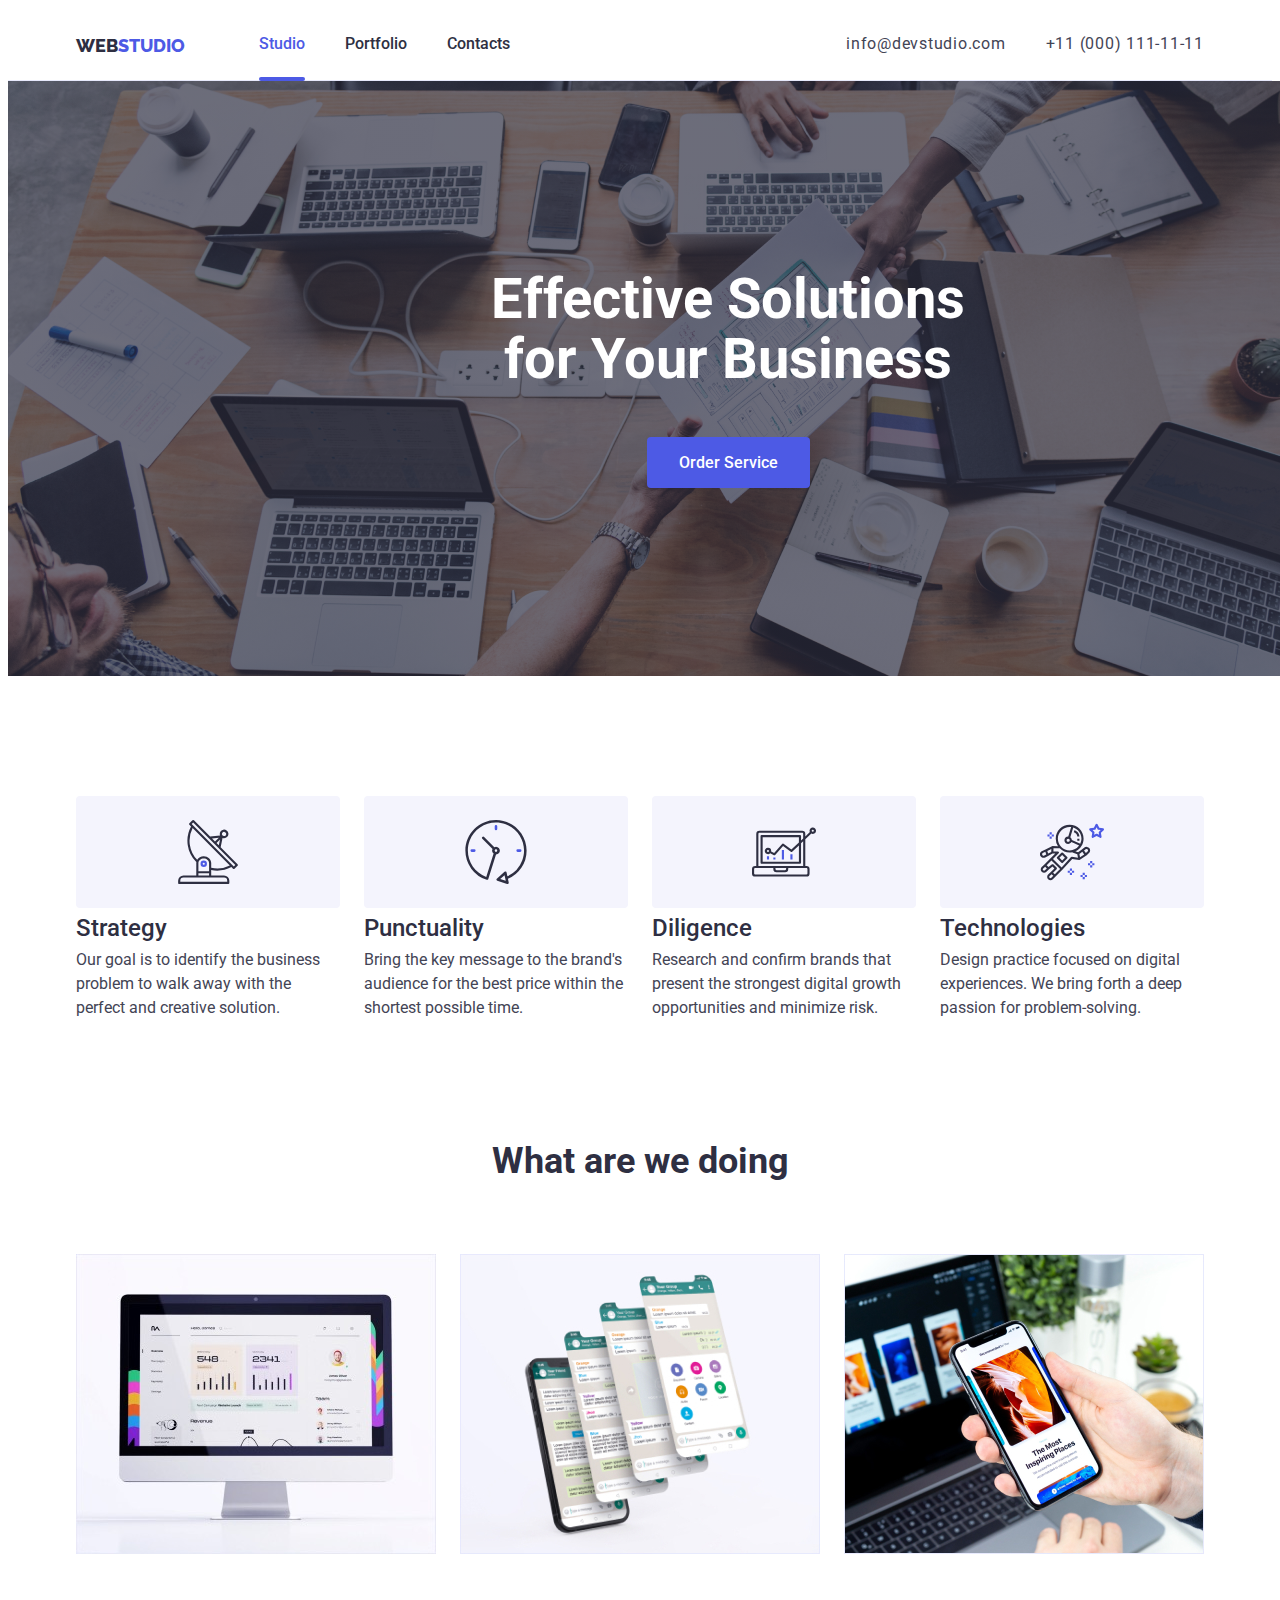
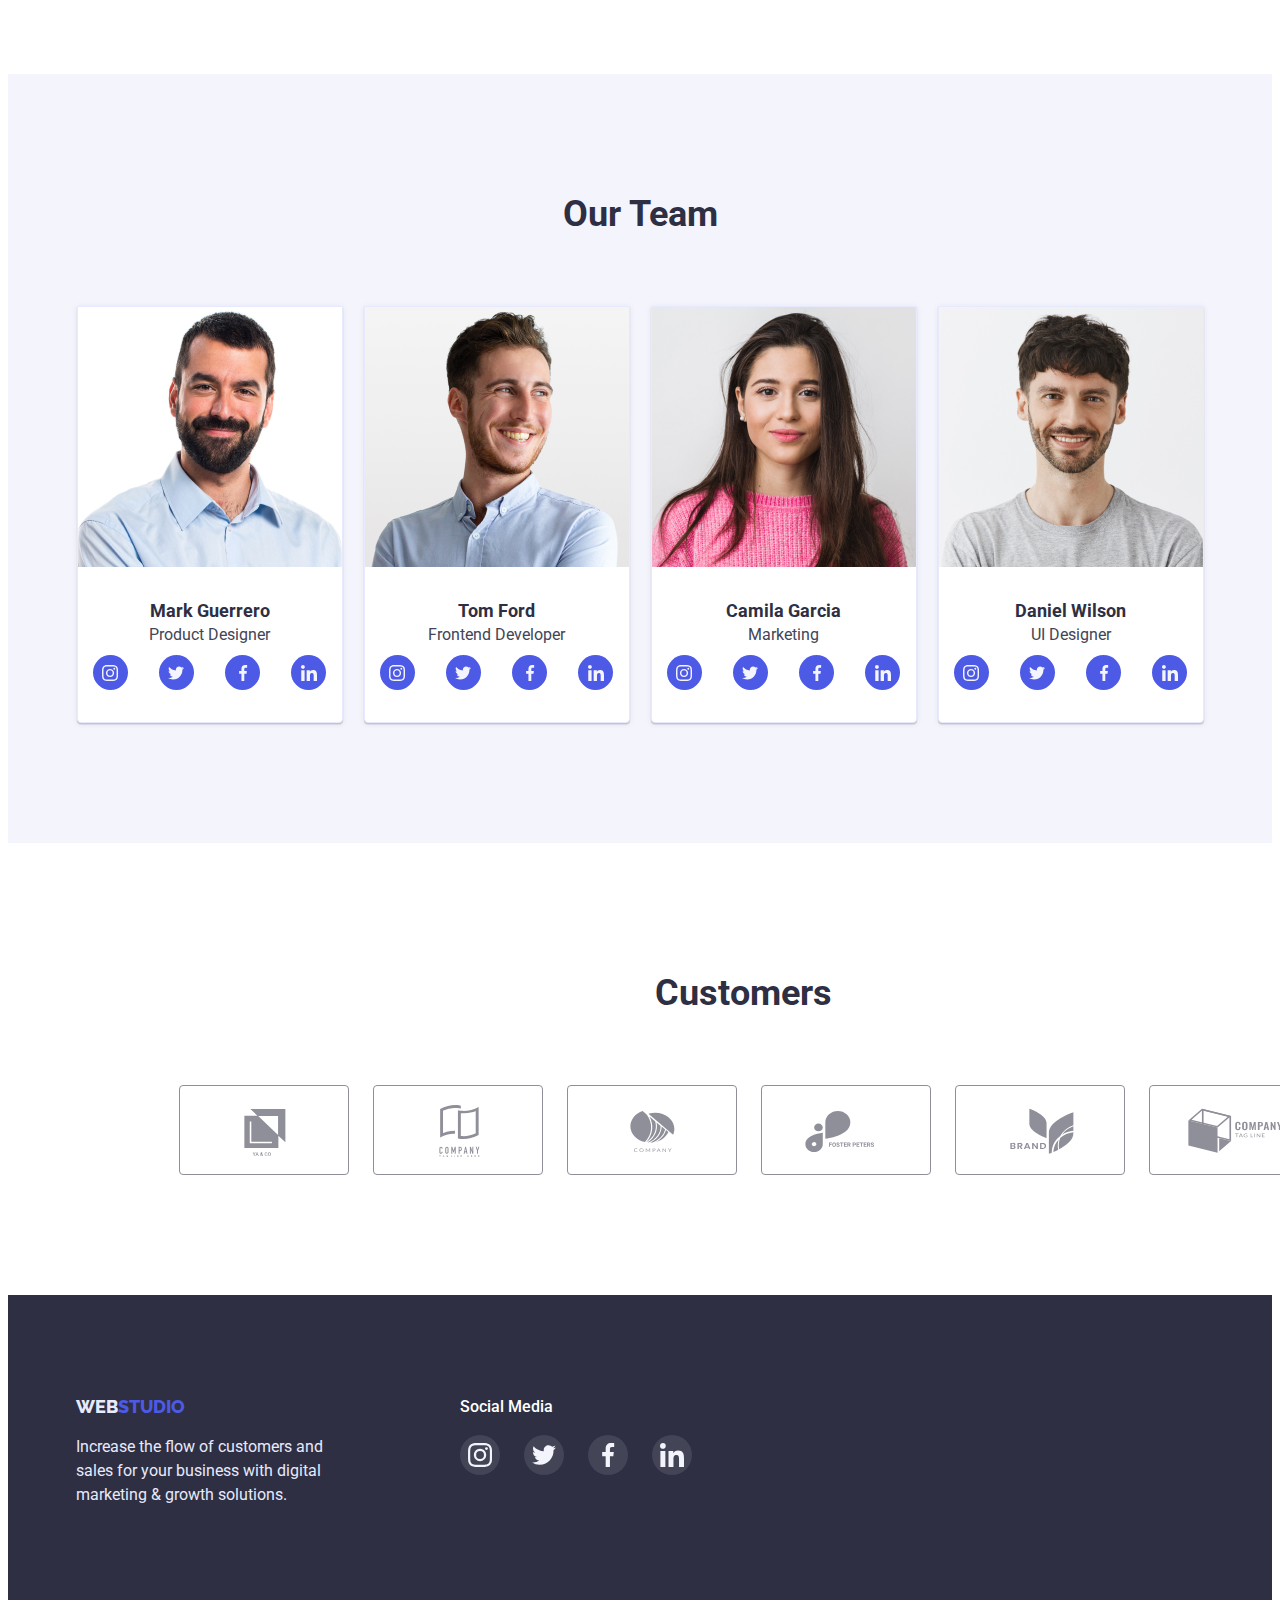
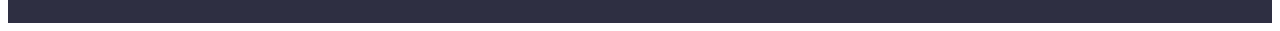
<file: index.html>
<!DOCTYPE html>
<html lang="en">
  <head>
    <meta charset="UTF-8" />
    <meta http-equiv="X-UA-Compatible" content="IE=edge" />
    <meta name="viewport" content="width=device-width, initial-scale=1.0" />
    <title>Document</title>
    <link rel="preconnect" href="https://fonts.googleapis.com" />
    <link rel="preconnect" href="https://fonts.gstatic.com" crossorigin />
    <link
      href="https://fonts.googleapis.com/css2?family=Montserrat:wght@400;700&family=Raleway:wght@800&family=Roboto:wght@400;500;700&display=swap"
      rel="stylesheet"
    />
    <link rel="preconnect" href="https://fonts.googleapis.com" />
    <link rel="preconnect" href="https://fonts.gstatic.com" crossorigin />
    <link
      href="https://fonts.googleapis.com/css2?family=Montserrat:wght@400;700&family=Raleway:wght@600;800&display=swap"
      rel="stylesheet"
    />
    <link
      rel="stylesheet"
      href="https://cdnjs.cloudflare.com/ajax/libs/modern-normalize/1.1.0/modern-normalize.min.css"
      integrity="sha512-wpPYUAdjBVSE4KJnH1VR1HeZfpl1ub8YT/NKx4PuQ5NmX2tKuGu6U/JRp5y+Y8XG2tV+wKQpNHVUX03MfMFn9Q=="
      crossorigin="anonymous"
      referrerpolicy="no-referrer"
    />
    <link rel="stylesheet" href="./css/style.css" />
  </head>

  <body>
    <!--Header-->
    <header class="header">
      <div class="container-container-header">
        <nav class="header-nav">
          <a class="header-web" href="./index.html"
            ><span class="header-studio">Web</span>Studio</a
          >
          <!--Header List-->
          <ul class="header-list">
            <li class="header-lists">
              <a href="./index.html" class="header-lists studio-active">Studio</a>
            </li>
            <li class="header-lists">
              <a href="./portfolio.html" class="header-lists">Portfolio</a>
            </li>
            <li class="header-lists">
              <a href="" class="header-lists">Contacts</a>
            </li>
          </ul>
        </nav>
        <!--Header address-->
        <address class="header-adress">
          <ul class="header-adress-c">
            <li>
              <a href="mailto:info@devstudio.com" class="header-adress-name"
                >info@devstudio.com</a
              >
            </li>
            <li>
              <a href="tel:+110001111111" class="header-adress-name"
                >+11 (000) 111-11-11</a
              >
            </li>
          </ul>
        </address>
      </div>
    </header>

    <!--main-->
    
      <main class="main">
        <!--Section 1-->
        <section class="section-section-hero" data-modal-open>
        <div class="container">
          <h1 class="hero-title">Effective Solutions for Your Business</h1>
          <button type="button" class="hero-button">Order Service</button>
        </div>
        </section>

        <!--Section 2-->
        <section class="section">
          <div class="container">
          <h2 class="section-titles">Advantages</h2>
          <ul class="section-list">
            <li class="section-items">
              <div class="container-icon"><svg class="icon">
                <use href="./images/advant-defs.svg#icon-antenna" width="64" height="64"></use>
              </svg></div>
              <h3 class="section-title">Strategy</h3>
              <p class="section-p">
                Our goal is to identify the business problem to walk away with
                the perfect and creative solution.
              </p>
            </li>
            <li class="section-items">
              <div class="container-icon"><svg class="icon">
                <use href="./images/advant-defs.svg#icon-clock" width="64" height="64"></use>
              </svg></div>
              <h3 class="section-title">Punctuality</h3>
              <p class="section-p">
                Bring the key message to the brand's audience for the best price
                within the shortest possible time.
              </p>
            </li>
            <li class="section-items">
              <div class="container-icon"><svg class="icon">
                <use href="./images/advant-defs.svg#icon-diagram" width="64" height="64"></use>
              </svg></div>
              <h3 class="section-title">Diligence</h3>
              <p class="section-p">
                Research and confirm brands that present the strongest digital
                growth opportunities and minimize risk.
              </p>
            </li>
            <li class="section-items">
              <div class="container-icon"><svg class="icon">
                <use href="./images/advant-defs.svg#icon-astronaut" width="64" height="64"></use>
              </svg></div>
              <h3 class="section-title">Technologies</h3>
              <p class="section-p">
                Design practice focused on digital experiences. We bring forth a
                deep passion for problem-solving.
              </p>
            </li>
          </ul>
          </div>
        </section>

        <!--Section 3-->
        <section class="section-section-what">
          <div class="container">
          <h2 class="info-title">What are we doing</h2>
          <ul class="card-set-info-list">
            <li class="info-lists">
              <img src="./images/computer.jpg" alt="computer" width="360" />
            </li class="info-lists">
            <li class="info-lists"><img src="./images/screen.jpg" alt="screen" width="360" /></li>
            <li class="info-lists"><img src="./images/phone.jpg" alt="phone" width="360" /></li>
          </ul>
          </div>
        </section>

        <!--Section 4-->
        <section class="section-section-team">
          <div class="container">
          <h2 class="team-title">Our Team</h2>
          <ul class="card-set-team-members">
            <li class="team-name">
              <img src="./images/mark.jpg" alt="mark" width="264" />
              <div class="team-nm"> <h3 class="team-person">Mark Guerrero</h3>
              <p class="team-position">Product Designer</p>
              <ul class="team-social">
                <li class="team-soc"><a href="" class="team-links">
                    <svg class="team-icons" width="16" height="16">
                      <use href="./images/wa-defs.svg#icon-instagram"></use>
                    </svg>
                  </a>
                </li>
                <li class="team-soc"><a href="" class="team-links">
                    <svg class="team-icons" width="16" height="16">
                      <use href="./images/wa-defs.svg#icon-twitter"></use>
                    </svg>
                  </a>
                </li>
                 <li class="team-soc"><a href="" class="team-links">
                    <svg class="team-icons" width="16" height="16">
                      <use href="./images/wa-defs.svg#icon-facebook"></use>
                    </svg>
                  </a>
                </li>
                 <li class="team-soc"><a href="" class="team-links">
                    <svg class="team-icons" width="16" height="16">
                      <use href="./images/wa-defs.svg#icon-linkedin"></use>
                    </svg>
                  </a>
                </li>
              </ul>
            </div>

            </li>
            <li class="team-name">
              <img src="./images/tom.jpg" alt="tom" width="264" />
              <div class="team-nm"><h3 class="team-person">Tom Ford</h3>
              <p class="team-position">Frontend Developer</p>
            <ul class="team-social">
                <li class="team-soc"><a href="" class="team-links">
                    <svg class="team-icons" width="16" height="16">
                      <use href="./images/wa-defs.svg#icon-instagram"></use>
                    </svg>
                  </a>
                </li>
                <li class="team-soc"><a href="" class="team-links">
                    <svg class="team-icons" width="16" height="16">
                      <use href="./images/wa-defs.svg#icon-twitter"></use>
                    </svg>
                  </a>
                </li>
                 <li class="team-soc"><a href="" class="team-links">
                    <svg class="team-icons" width="16" height="16">
                      <use href="./images/wa-defs.svg#icon-facebook"></use>
                    </svg>
                  </a>
                </li>
                 <li class="team-soc"><a href="" class="team-links">
                    <svg class="team-icons" width="16" height="16">
                      <use href="./images/wa-defs.svg#icon-linkedin"></use>
                    </svg>
                  </a>
                </li>
              </ul>
            </div>
            </li>
            <li class="team-name">
              <img src="./images/camila.jpg" alt="camila" width="264" />
              <div class="team-nm"><h3 class="team-person">Camila Garcia</h3>
              <p class="team-position">Marketing</p>
            <ul class="team-social">
                <li class="team-soc"><a href="" class="team-links">
                    <svg class="team-icons" width="16" height="16">
                      <use href="./images/wa-defs.svg#icon-instagram"></use>
                    </svg>
                  </a>
                </li>
                <li class="team-soc"><a href="" class="team-links">
                    <svg class="team-icons" width="16" height="16">
                      <use href="./images/wa-defs.svg#icon-twitter"></use>
                    </svg>
                  </a>
                </li>
                 <li class="team-soc"><a href="" class="team-links">
                    <svg class="team-icons" width="16" height="16">
                      <use href="./images/wa-defs.svg#icon-facebook"></use>
                    </svg>
                  </a>
                </li>
                 <li class="team-soc"><a href="" class="team-links">
                    <svg class="team-icons" width="16" height="16">
                      <use href="./images/wa-defs.svg#icon-linkedin"></use>
                    </svg>
                  </a>
                </li>
              </ul>
            </div>
            </li>
            <li class="team-name">
              <img src="./images/daniel.jpg" alt="daniel" width="264" />
              <div class="team-nm"><h3 class="team-person">Daniel Wilson</h3>
              <p class="team-position">UI Designer</p>
            <ul class="team-social">
                <li class="team-soc"><a href="" class="team-links">
                    <svg class="team-icons" width="16" height="16">
                      <use href="./images/wa-defs.svg#icon-instagram"></use>
                    </svg>
                  </a>
                </li>
                <li class="team-soc"><a href="" class="team-links">
                    <svg class="team-icons" width="16" height="16">
                      <use href="./images/wa-defs.svg#icon-twitter"></use>
                    </svg>
                  </a>
                </li>
                 <li class="team-soc"><a href="" class="team-links">
                    <svg class="team-icons" width="16" height="16">
                      <use href="./images/wa-defs.svg#icon-facebook"></use>
                    </svg>
                  </a>
                </li>
                 <li class="team-soc"><a href="" class="team-links">
                    <svg class="team-icons" width="16" height="16">
                      <use href="./images/wa-defs.svg#icon-linkedin"></use>
                    </svg>
                  </a>
                </li>
              </ul>
            </div>
            </li>
          </ul>
          </div>
        </section>

        <!--Section 5-->
        <section class="section-section-customers">
          <div class="container">
            <h2 class="customers-title">Customers</h2>
            <ul class="customer-list">
              <li class="customer-item">
                  <a href="" class="link-customer-links">
                    <svg class="customer-icons" width="104" height="56">
                     <use href="images/customers-defs.svg#icon-yacom"></use>
                    </svg>
                  </a>
              </li>
              <li class="customer-item">
                  <a href="" class="link-customer-links">
                    <svg class="customer-icons" width="104" height="56">
                     <use href="images/customers-defs.svg#icon-tagcom"></use>
                    </svg>
                  </a>
              </li>
              <li class="customer-item">
                  <a href="" class="link-customer-links">
                    <svg class="customer-icons" width="104" height="56">
                     <use href="images/customers-defs.svg#icon-company"></use>
                    </svg>
                  </a>
              </li>
              <li class="customer-item">
                  <a href="" class="link-customer-links">
                    <svg class="customer-icons" width="104" height="56">
                     <use href="images/customers-defs.svg#icon-fostercom"></use>
                    </svg>
                  </a>
              </li>
              <li class="customer-item">
                  <a href="" class="link-customer-links">
                    <svg class="customer-icons" width="104" height="56">
                     <use href="images/customers-defs.svg#icon-brandcom"></use>
                    </svg>
                  </a>
              </li>
              <li class="customer-item">
                  <a href="" class="link-customer-links">
                    <svg class="customer-icons" width="104" height="56">
                     <use href="images/customers-defs.svg#icon-taglinecom"></use>
                    </svg>
                  </a>
              </li>
            </ul>
          </div>
        </section>
      </main>
  </body>
   
  <footer class="footer">
    <div class="container-footer">
      <!--Footer-->
      <div class="container-footer-logo">
        <a class="footer-web" href="./index.html"
        ><span class="footer-studio">Web</span>Studio</a>
      <p class="footer-desc">
        Increase the flow of customers and sales for your business with digital
        marketing & growth solutions.
      </p>
      </div>
      <div class="footer-social">
     <p class="footer-socials">Social Media</p>
     <ul class="footer-lists">
       <li class="footer-items">
        <a class="footer-links">
          <svg class="footer-icons" width="24" height="24">
            <use href="./images/wa-defs.svg#icon-instagram"></use>
          </svg>
        </a>
       </li>
       <li class="footer-items">
        <a class="footer-links">
          <svg class="footer-icons" width="24" height="24">
            <use href="./images/wa-defs.svg#icon-twitter"></use>
          </svg>
        </a>
       </li>
       <li class="footer-items">
        <a class="footer-links">
          <svg class="footer-icons" width="24" height="24">
            <use href="./images/wa-defs.svg#icon-facebook"></use>
          </svg>
        </a>
       </li>
       <li class="footer-items" >
        <a class="footer-links">
          <svg class="footer-icons" width="24" height="24">
            <use href="./images/wa-defs.svg#icon-linkedin"></use>
          </svg>
        </a> 
       </li>
     </ul>
    </div>
    </div>
  </footer>
<div class="backdrop is-hidden" data-modal>
<div class="modal">
  <button type="button" data-modal-close class="modal-close">
<svg class="modal-img" width="8" height="8">
    <use href="./images/close-defs.svg#icon-close"></use>
  </svg>
</button>
</div>
</div>
<script src="modal.js/script.js"></script>
  </body>
</html>
</file>
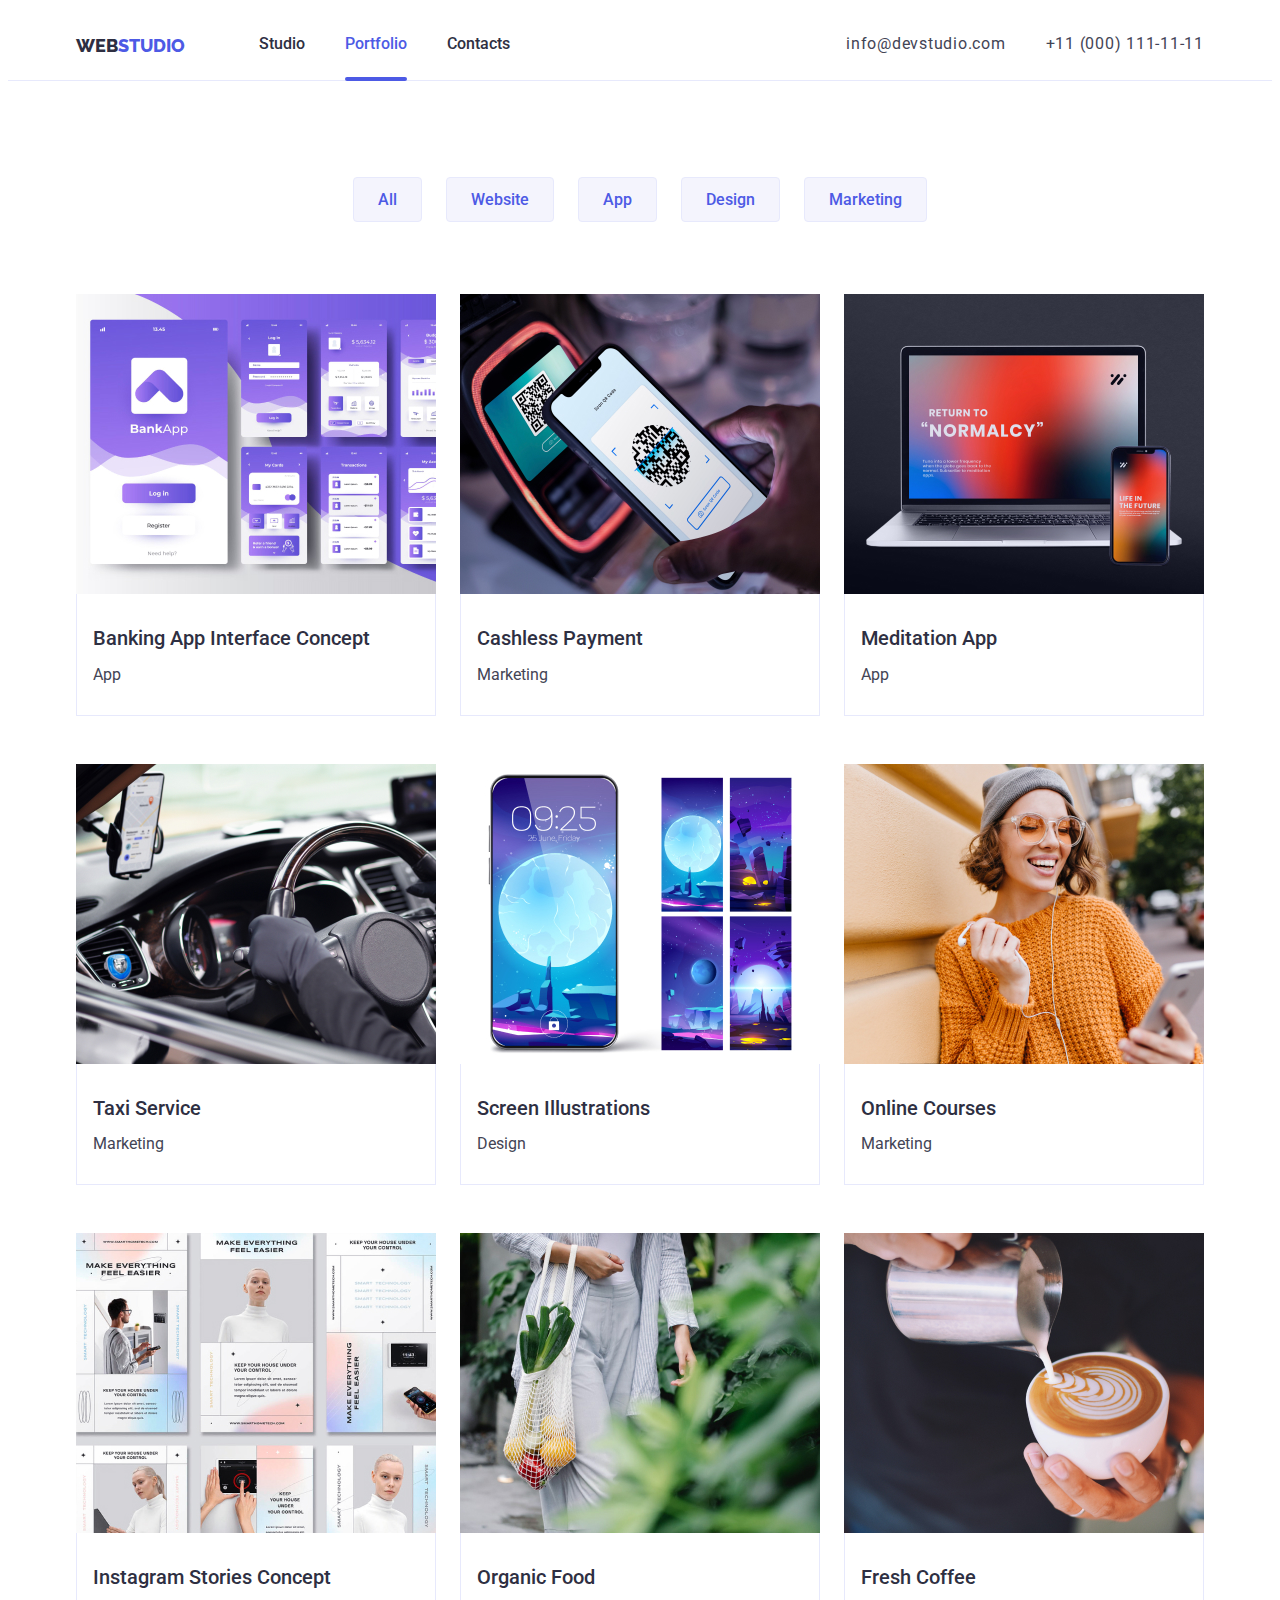
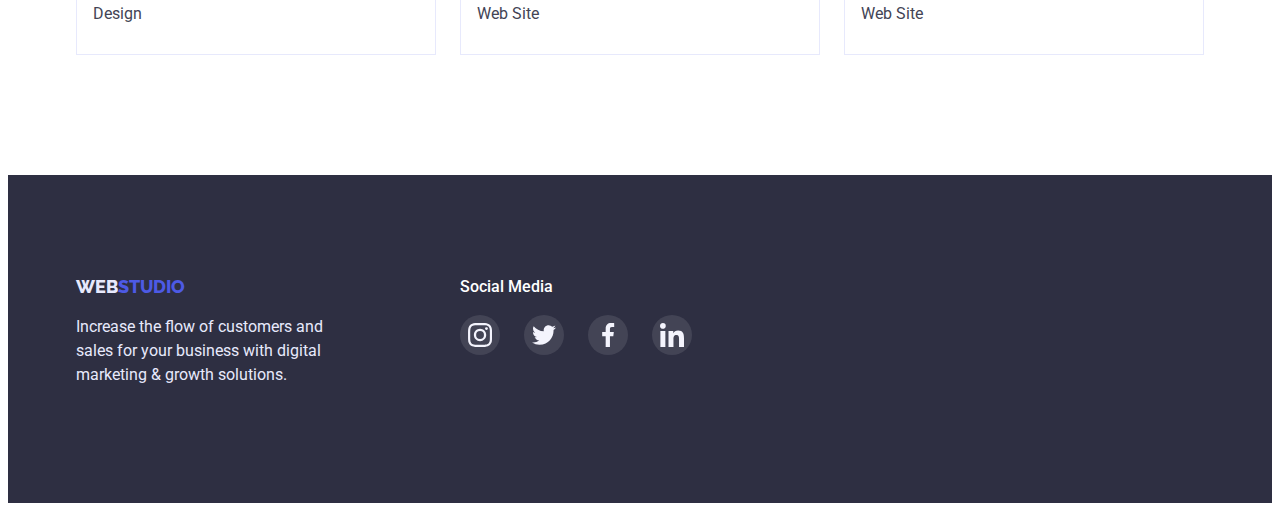
<file: portfolio.html>
<!DOCTYPE html>
<html lang="en">
  <head>
    <meta charset="UTF-8" />
    <meta http-equiv="X-UA-Compatible" content="IE=edge" />
    <meta name="viewport" content="width=device-width, initial-scale=1.0" />
    <title>Document</title>

    <link rel="preconnect" href="https://fonts.gstatic.com" crossorigin />
    <link
      href="https://fonts.googleapis.com/css2?family=Montserrat:wght@400;700&family=Raleway:wght@800&family=Roboto:wght@400;500;700&display=swap"
      rel="stylesheet"
    />
    <link rel="preconnect" href="https://fonts.googleapis.com" />
    <link rel="preconnect" href="https://fonts.gstatic.com" crossorigin />
    <link
      href="https://fonts.googleapis.com/css2?family=Montserrat:wght@400;700&family=Raleway:wght@600;800&display=swap"
      rel="stylesheet"
    />
    <link
      rel="stylesheet"
      href="https://cdnjs.cloudflare.com/ajax/libs/modern-normalize/1.1.0/modern-normalize.min.css"
      integrity="sha512-wpPYUAdjBVSE4KJnH1VR1HeZfpl1ub8YT/NKx4PuQ5NmX2tKuGu6U/JRp5y+Y8XG2tV+wKQpNHVUX03MfMFn9Q=="
      crossorigin="anonymous"
      referrerpolicy="no-referrer"
    />
    <link rel="stylesheet" href="./css/style.css">
    
    
  </head>

  <body>
    <!--Header-->
    <header class="header">
      <div class="container-container-header">
      <nav class="header-nav">
        <a class="header-web" href="./index.html"><span class="header-studio">Web</span>Studio</a>
        <ul class="header-list">
         <li class="header-lists"><a href="./index.html"><span class="header-lists" >Studio</a></li>
          <li class="header-lists"><a href="./portfolio.html"><span class="header-lists portfolio-active">Portfolio</a></li>
          <li class="header-lists"><a><span class="header-lists">Contacts</a></li>
        </ul>
      </nav>
      <address class="header-adress">
        <ul class="header-adress-c">
          <li><a href="mailto:info@devstudio.com" class="header-adress-name">info@devstudio.com</a></li>
          <li><a href="tel:+110001111111" class="header-adress-name">+11 (000) 111-11-11</a></li>
        </ul>
      </address>
      </div>
    </header>

    <!--main-->
    <main>
      <!--Section 1-->
      <section class="buttons">
        <div class="container">
        <h1 class="portfolio-title">Portfolio</h1>
        <ul class="buttons-list">
            <li class="buttons-items">
                <button type="button" class="buttons-listing">All</button>
            </li>
            <li class="buttons-items">
                <button type="button" class="buttons-listing">Website</button>
            </li>
            <li class="buttons-items">
                <button type="button" class="buttons-listing">App</button>
            </li>
            <li class="buttons-items">
                <button type="button" class="buttons-listing" >Design</button>
            </li>
            <li class="buttons-items">
                <button type="button" class="buttons-listing">Marketing</button>
            </li>
        </ul>
      
        
        <ul class="card-set-portfolio-list">
          <li class="portfolio-name">
            <a href="#" class="portfolio-links">
              <div class="portfolio-thumb">
            <img
              src="./images/interface.jpg"
              alt="interface"
              width="360"
              height="300"/>
            <p class="overlay">
             14 Stylish and User-Friendly App Design Concepts · Task Manager App · Calorie Tracker App ·
              Exotic Fruit Ecommerce App · Cloud Storage App </p>
              </div>
              <div class="card-set-info-portfolio"><h2 class="portfolio-subtitle">Banking App Interface Concept</h2>
            <p class="portfolio-type">App</p></div>
            </a>
          </li>

          <li class="portfolio-name">
            <a href="#" class="portfolio-links">
              <div class="portfolio-thumb">
            <img
              src="./images/payment.jpg"
              alt="interface"
              width="360"
              height="300"/>
            <p class="overlay">
             14 Stylish and User-Friendly App Design Concepts · Task Manager App · Calorie Tracker App ·
              Exotic Fruit Ecommerce App · Cloud Storage App </p>
              </div>
              <div class="card-set-info-portfolio"><h2 class="portfolio-subtitle">Cashless Payment</h2>
            <p class="portfolio-type">Marketing</p></div>
              </a>
          </li>

          <li class="portfolio-name">
            <a href="#" class="portfolio-links">
              <div class="portfolio-thumb">
            <img
              src="./images/meditation.jpg"
              alt="interface"
              width="360"
              height="300"/>
            <p class="overlay">
             14 Stylish and User-Friendly App Design Concepts · Task Manager App · Calorie Tracker App ·
              Exotic Fruit Ecommerce App · Cloud Storage App </p>
              </div>
              <div class="card-set-info-portfolio"><h2 class="portfolio-subtitle">Meditation App</h2>
            <p class="portfolio-type">App</p></div>
            </a>
          </li>

          <li class="portfolio-name">
            <a href="#" class="portfolio-links">
              <div class="portfolio-thumb">
            <img
              src="./images/taxi.jpg"
              alt="interface"
              width="360"
              height="300"/>
            <p class="overlay">
             14 Stylish and User-Friendly App Design Concepts · Task Manager App · Calorie Tracker App ·
              Exotic Fruit Ecommerce App · Cloud Storage App </p>
              </div>
              <div class="card-set-info-portfolio"><h2 class="portfolio-subtitle">Taxi Service</h2>
            <p class="portfolio-type">Marketing</p></div>
            </a>
          </li>

          <li class="portfolio-name">
            <a href="#" class="portfolio-links">
              <div class="portfolio-thumb">
            <img
              src="./images/lockscreen.jpg"
              alt="interface"
              width="360"
              height="300"/>
            <p class="overlay">
             14 Stylish and User-Friendly App Design Concepts · Task Manager App · Calorie Tracker App ·
              Exotic Fruit Ecommerce App · Cloud Storage App </p>
              </div>
              <div class="card-set-info-portfolio"><h2 class="portfolio-subtitle">Screen Illustrations</h2>
            <p class="portfolio-type">Design</p></div>
            </a>
          </li>

          <li class="portfolio-name">
            <a href="#" class="portfolio-links">
              <div class="portfolio-thumb">
            <img
              src="./images/lady.jpg"
              alt="interface"
              width="360"
              height="300"/>
            <p class="overlay">
             14 Stylish and User-Friendly App Design Concepts · Task Manager App · Calorie Tracker App ·
              Exotic Fruit Ecommerce App · Cloud Storage App </p>
              </div>
              <div class="card-set-info-portfolio"><h2 class="portfolio-subtitle">Online Courses</h2>
            <p class="portfolio-type">Marketing</p></div>
            </a>
          </li>

          <li class="portfolio-name">
            <a href="#" class="portfolio-links">
              <div class="portfolio-thumb">
            <img
              src="./images/insta.jpg"
              alt="interface"
              width="360"
              height="300"/>
            <p class="overlay">
             14 Stylish and User-Friendly App Design Concepts · Task Manager App · Calorie Tracker App ·
              Exotic Fruit Ecommerce App · Cloud Storage App </p>
              </div>
              <div class="card-set-info-portfolio"><h2 class="portfolio-subtitle">Instagram Stories Concept</h2>
            <p class="portfolio-type">Design</p></div>
            </a>
          </li>

          <li class="portfolio-name">
            <a href="#" class="portfolio-links">
              <div class="portfolio-thumb">
            <img
              src="./images/organic.jpg"
              alt="interface"
              width="360"
              height="300"/>
            <p class="overlay">
             14 Stylish and User-Friendly App Design Concepts · Task Manager App · Calorie Tracker App ·
              Exotic Fruit Ecommerce App · Cloud Storage App </p>
              </div>
              <div class="card-set-info-portfolio"><h2 class="portfolio-subtitle">Organic Food</h2>
            <p class="portfolio-type">Web Site</p></div>
            </a>
          </li>

          <li class="portfolio-name">
            <a href="#" class="portfolio-links">
              <div class="portfolio-thumb">
            <img
              src="./images/coffee.jpg"
              alt="interface"
              width="360"
              height="300"/>
            <p class="overlay">
             14 Stylish and User-Friendly App Design Concepts · Task Manager App · Calorie Tracker App ·
              Exotic Fruit Ecommerce App · Cloud Storage App </p>
              </div>
              <div class="card-set-info-portfolio"><h2 class="portfolio-subtitle">Fresh Coffee</h2>
            <p class="portfolio-type">Web Site</p></div>
            </a>
          </li>
        </ul>
      </div>
      </section>
    </main>


      <footer class="footer">
    <div class="container-footer">
      <!--Footer-->
      <div class="container-footer-logo">
        <a class="footer-web" href="./index.html"
        ><span class="footer-studio">Web</span>Studio</a>
      <p class="footer-desc">
        Increase the flow of customers and sales for your business with digital
        marketing & growth solutions.
      </p>
      </div>
      <div class="footer-social">
     <p class="footer-socials">Social Media</p>
     <ul class="footer-lists">
       <li class="footer-items">
        <a class="footer-links">
          <svg class="footer-icons" width="24" height="24">
            <use href="./images/wa-defs.svg#icon-instagram"></use>
          </svg>
        </a>
       </li>
       <li class="footer-items">
        <a class="footer-links">
          <svg class="footer-icons" width="24" height="24">
            <use href="./images/wa-defs.svg#icon-twitter"></use>
          </svg>
        </a>
       </li>
       <li class="footer-items">
        <a class="footer-links">
          <svg class="footer-icons" width="24" height="24">
            <use href="./images/wa-defs.svg#icon-facebook"></use>
          </svg>
        </a>
       </li>
       <li class="footer-items" >
        <a class="footer-links">
          <svg class="footer-icons" width="24" height="24">
            <use href="./images/wa-defs.svg#icon-linkedin"></use>
          </svg>
        </a>
       </li>
     </ul>
    </div>
    </div>
  </footer>
  </body>
</html>
</file>
<file: css/style.css>
/* Website colors */
:root {
    --accent-text-color: #2e2f42;
    --accent-text-color-two: #4D5ae5;
    --color-of-paragraphs: #434455;
    --accent-color-three: #F4F4FD;
    --color-of-paragraphs-two: #E7E9FC;
    --color-of-button:#404BBF;
    --background-color-etc: #FFFFFF;
    --subtle-text: #8e8f99;
    --modal-color: #fcfcfc;
}

*,
*::before,
*::after {
    box-sizing: border-box;
}

body {
    font-family: 'Roboto', sans-serif;
    background-color: var(--accent-color-three);
    background: var(--background-color-etc);
}


/* Links */
a {
    text-decoration: none;
    color: var(--accent-text-color);
    cursor: pointer;
}
 img{
    display: block;
 }


/* Header */

/* Header Logo */
.header{
border-bottom: solid 1px var(--color-of-paragraphs-two);
}

/* Containers*/
/* Header*/
.container {
   width: 1158px;
   margin: 0 auto;
   padding: 0 15px;
    
    
}
.container-container-header{
    display: flex;
    width: 1158px;
    margin: 0 auto;
    padding: 0 15px;
}



.header-web {
    font-family: 'Raleway';
    font-style: normal;
    font-weight: 800;
    font-size: 18px;
    line-height: 24px;
    color: var(--accent-text-color-two);
    text-transform: uppercase;
    padding-top: 24px;
    padding-bottom: 20px;
    margin-right: 74px;
}

.header-studio {
    color: var(--accent-text-color);
}

/* Header List */

.header-nav{
   display: flex;
   align-items: center;
   
  
}

.header-list {
    font-family: inherit;
    font-style: normal;
    font-weight: 500;
    font-size: 16px;
    line-height: 24px;
    color: var(--accent-text-color);
    list-style: none;
    margin: 0;
    padding: 0;
    display: flex;
    gap: 40px;
}


.header-lists {
 padding: 24px 0;
 margin: 0;
 position: relative;
 transition: color 250ms cubic-bezier(0.4, 0, 0.2, 1);
}


.header-lists:last-child{
    margin-right: 0;
}

.header-lists:hover,
.header-lists:focus {
    color: var(--color-of-button);
    
    
}

.studio-active {
    color: var(--accent-text-color-two);
}
.studio-active::after {
display: block;
content: '';
width: 100%;
height: 4px;
background-color: var(--accent-text-color-two);
position: absolute;
border-radius: 2px;
bottom: -4px;
left: 0;
}

.portfolio-active{
    color: var(--accent-text-color-two);
}
.portfolio-active::after {
    display: block;
    content: '';
    width: 100%;
    height: 4px;
    background-color: var(--accent-text-color-two);
    position: absolute;
    border-radius: 2px;
    bottom: -4px;
    left: 0;
}


/* Header address */


.header-adress{
margin-left: auto;

}

.header-adress-c {
    text-decoration: none;
    font-style: normal;
    font-family: inherit;
    font-weight: 400;
    line-height: 24px;
    list-style: none;
    letter-spacing: 0.02cm;
    padding: 0;
    margin: 0;
    display: flex;
    gap: 40px;
}


.header-adress-name {
   color: var(--color-of-paragraphs);
   padding-bottom: 24px;
   padding-top: 24px;
   display: block;
}



.header-adress-name:last-child {
 margin: 0;
}

.header-adress-name:hover,
.header-adress-name:focus {
    color: var(--color-of-button);
}

/*Section 1*/
.section{
    padding-top: 120px;
   
}
.container-section {
    width: 1158px;
    margin: 0 auto;
    padding: 0 15px;
    justify-content: center;
}

.section-section-hero {
    background-image: linear-gradient(rgba(46, 47, 66, 0.7), rgba(46, 47, 66, 0.7)), url(../images/pploffice.jpg);
    padding-top: 188px;
    padding-bottom: 188px;
    justify-content: center;
    width: 1440px;
    background-repeat: no-repeat;
    background-color: var(--accent-text-color-two);
    margin-left: auto;
    margin-right: auto;
}

.hero-title {
    font-family: inherit;
    font-style: normal;
    font-weight: 700;
    font-size: 56px;
    line-height: 60px;
    color: var(--background-color-etc);
    text-align: center;
    height: 120px;
    width: 494px;
    margin-top: 0;
    margin-left: auto;
    margin-right: auto;
    margin-bottom: 48px;
    align-items: center;

    
}

.hero-button {
    font-family: inherit;
    font-style: normal;
    font-weight: 500;
    font-size: 16px;
    color: var(--background-color-etc);
    background-color: var(--accent-text-color-two);
    transition-duration: 0.4s;
    list-style: none;
    border-radius: 4px;
    padding: 16px 32px;
    margin: 0 auto;
    display: flex;
    border: transparent;
    
}

.hero-button:hover,
.hero.button:focus {
    background-color: var(--color-of-button);
}

.hero-button{
    cursor: pointer;
}


/* Section 2 */
.section{
    padding-bottom: 120px;
}

.container-advantages{
    width: 1158px;
    margin: 0 auto;
    padding: 0 15px;
    justify-content: center;
}

.container-icon{
    display: inline-flex;
    align-items: center;
    justify-content: center;
    width: 264px;
    height: 112px;
    margin-bottom: 8px;
    background-color: var(--accent-color-three);
    border-radius: 4px;
}
.icon{
 height: 64px;
 width: 64px;
}

.section-title {
    font-size: 24px;
    text-decoration: none;
    color: var(--accent-text-color);
    font-family: inherit;
    font-style: normal;
    font-weight: 500;
    padding-bottom: 8px;
    margin: 0 auto;
    
}

.section-titles {
    font-size: 24px;
    text-decoration: none;
    color: var(--accent-text-color);
    font-family: inherit;
    font-style: normal;
    font-weight: 500;
    line-height: 24px;
    
}
.visually-hidden, .section-titles {
    position: absolute;
    top: -150%;
    z-index: -100;
    width: 0;
    height: 0;
    opacity: 0;
    visibility: hidden;
    user-select: none;
    pointer-events: none;
    cursor: none;
    margin: 0;
    padding: 0;
    overflow: hidden;
    border: none;
    outline: none;
    white-space: nowrap;
}


.section-list {
    list-style: none;
    color: var(--accent-text-color);
    font-style: normal;
    font-family: inherit;
    font-weight: 500;
    line-height: 24px;
    font-size: 20px;
    gap: 24px;
    display: flex;
    justify-content: center;
    margin: 0 auto;
    padding: 0 ;
   
   
}
.section-items {
   margin: 0 auto;
   padding: 0 ;
    
}

.section-items:last-child {
    margin-right: 0;
}

.section-p {
    font-style: normal;
    font-family: inherit;
    font-weight: 400;
    font-size: 16px;
    line-height: 24px;
    color: var(--color-of-paragraphs);
    margin: 0 auto;
    padding: 0 ;
}

/*Section 3*/

.section-section-what{
    padding-bottom: 120px;
}
.container{
    width: 1158px;
    margin: 0 auto;
    padding: 0 15px;
    justify-content: center;
}


.info-title {
    font-style: normal;
    font-family: inherit;
    font-weight: 700;
    font-size: 36px;
    color: var(--accent-text-color);
    display: flex;
    justify-content: center;
    margin-bottom: 72px;
    padding: 0 ;
    margin-top: 0;
}

.card-set-info-list {
    list-style: none;
    padding: 0;
    line-height: 30px;
    display: flex;
    flex-wrap: wrap;
    justify-content: center;
    column-gap: 24px;
   margin: 0 auto;
}

/*Section 4*/
.container-team{
    width: 1158px;
    margin: 0 auto;
    padding: 0 15px;
    justify-content: center;
}


.section-section-team {
    background: var(--accent-color-three);
    padding-top: 120px;
    padding-bottom: 120px;
}

.team-title {
    font-style: normal;
    font-family: inherit ;
    font-weight: 700;
    font-size: 36px;
    line-height: 40px;
    color: var(--accent-text-color);
    display: flex;
    justify-content: center;
    margin: 0 auto;
    padding: 0 ;
    margin-bottom: 72px;
    

}

.card-set-team-members {
    list-style: none;
    display: flex;
    gap: 20px;
    padding: 0;
    margin: 0 auto;
    
}


.team-name {
    font-style: normal;
    font-family: inherit;
    font-weight: 500;
    font-size: 15px;
    line-height: 24px;
    color: var(--accent-text-color);
    background: var(--background-color-etc);
    box-sizing: border-box;
    border: 1px solid var(--color-of-paragraphs-two);
    border-radius: 0px 0px 4px 4px;
    box-shadow: 0px 1px 6px rgba(46, 47, 66, 0.08), 0px 1px 1px rgba(46, 47, 66, 0.16), 0px 2px 1px rgba(46, 47, 66, 0.08);
    margin: 0 auto;
    padding: 0;
}

.team-position {
    font-style: normal;
    font-family: inherit;
    font-weight: 400;
    font-size: 16px;
    line-height: 24px;
    color: var(--color-of-paragraphs);
    padding: 0;
    margin: 0 auto;
    margin-bottom: 8px;
}

.team-nm{
    text-align: center;
    padding: 32px 15px;
    margin: 0 auto;
    gap: 8px;
}

.team-person{
padding: 0;
margin: 0 auto;
}

.team-social{
    list-style: none;
    margin: 0;
    padding: 0;
    display: flex;
   justify-content: space-between;
}

.team-soc{
    width: 35px;
    height: 35px;
}

.team-links{
    display:flex;
    width: 100%;
    height: 100%;
    border-radius: 50%;
    background-color: var(--accent-text-color-two);
    justify-content: center;
    align-items: center;
    transition: 250ms cubic-bezier(0.4, 0, 0.2, 1);
}

.team-links:not(:last-child){
    margin-right: 12px;
}

.team-links:hover,
.team-links:focus{
    background-color: var(--color-of-button);
}

.team-icons{
    width: 16px;
    height: 16px;
    fill: currentColor;
}

/*Section 5*/
.container {
    width: 1158px;
    margin: 0 auto;
    padding: 0 15px;
    justify-content: center;
}

.section-section-customers{
    padding: 130px 156px 120px;
    
}
.customers-title{
    font-style: normal;
    font-family: inherit;
    font-weight: 700;
    font-size: 36px;
    line-height: 40px;
    color: var(--accent-text-color);
    display: flex;
    justify-content: center;
    margin: 0 auto;
    padding: 0;
    margin-bottom: 72px;
}

.customer-list{
    list-style: none;
    display: flex;
    margin: 0 auto;
    padding: 0;
}

.customer-item{
   display: flex;
}
.customer-item:not(:last-child){
    margin-right: 24px;
}
.link-customer-links{
    display: flex;
    align-items: center;
    justify-content: center;
    padding: 16px 32px;
    color: var(--subtle-text);
    border: 1px solid var(--subtle-text);
    border-radius: 4px;
    height: 100%;
    width: 100%;
    transition: 250ms cubic-bezier(0.4, 0, 0.2, 1);
}

.link-customer-links:hover,
.link-customer-links:focus {
    color: var(--color-of-button);
    border-color: var(--color-of-button);
}
.customer-icons{
    fill: currentColor;
}

/*Footer*/

.container-footer{
    width: 1158px;
    margin: 0 auto;
    padding: 0 15px;
    display: flex;
}

.footer{
    background: var(--accent-text-color);
    padding-top: 100px;
    padding-bottom: 100px;
    display: flex;
    margin: 0 auto;
    justify-content: center;
}
/*Footer logo*/ 


.footer-web {
    font-family: 'Raleway';
    font-style: normal;
    font-weight: 800;
    font-size: 18px;
    line-height: 24px;
    color:var(--accent-text-color-two);
    text-transform: uppercase;
    text-decoration: none;
}

.footer-studio {
    font-family: 'Raleway';
    font-style: normal;
    font-weight: 800;
    font-size: 18px;
    line-height: 24px;
    color: var(--color-of-paragraphs-two);
    text-transform: uppercase;
    text-decoration: none;

}


.footer-desc {
    font-style: normal;
    font-family: inherit;
    font-weight: 400;
    font-size: 16px;
    line-height: 24px;
    color: var(--color-of-paragraphs-two);
    width: 264px;
    gap: 16px;
    margin-left: 0;
}

.footer-social{
    margin-left: 120px;
}

.footer-socials{
    font-family: 'Roboto';
    font-style: normal;
    font-weight: 500;
    font-size: 16px;
    line-height: 24px;
    color: var(--background-color-etc);
    padding-bottom: 16px;
    margin: 0;
    
}

.footer-lists{
    display: flex;
    gap: 24px;
    list-style: none;
    margin: 0;
    padding: 0;
}

.footer-items{
    height: 40px;
    width: 40px;
}

.footer-links{
    display: flex;
    width: 100%;
    height: 100%;
    border-radius: 50%;
    background-color: var(--color-of-paragraphs);
    justify-content: center;
    align-items: center;
    transition: 250ms cubic-bezier(0.4, 0, 0.2, 1);
}

.footer-links:hover,
.footer-links:focus{
    background-color: #31D0AA;
}
.footer-icons{
 width: 24px;
 height: 24px;
 fill: currentColor;
}




/* Portfolio Page 2 */

/* Buttons */

.buttons{
    padding-top: 96px;
    padding-bottom: 120px;
}
.container{
    width: 1158px;
    margin: 0 auto;
    padding: 0 15px;
    justify-content: center;
    
}

.visually-hidden, .portfolio-title {
    position: absolute;
    top: -150%;
    z-index: -100;
    width: 0;
    height: 0;
    opacity: 0;
    visibility: hidden;
    user-select: none;
    pointer-events: none;
    cursor: none;
    margin: 0;
    padding: 0;
    overflow: hidden;
    border: none;
    outline: none;
    white-space: nowrap;
}

.buttons-list{
  display: flex;
  justify-content: center;
  margin: 0 auto;
  padding: 0 ;
  gap: 24px;
  margin-bottom: 72px;
  
}

.buttons-items{
    list-style: none;
    display: inline-flex;
    justify-content: center;
    border-color: transparent;
}

.buttons-listing {
    color: var(--accent-text-color-two);
    font-style: normal;
    font-family: inherit;
    font-weight: 500;
    transition: 250ms cubic-bezier(0.4, 0, 0.2, 1);
    font-size: 16px;
    border: 1px solid var(--color-of-paragraphs-two);
    border-radius: 4px;
    background-color: var(--accent-color-three);
    text-decoration: none;
    padding: 12px 24px;
    cursor: pointer;
}

.buttons-listing:hover,
.buttons-listing:focus {
    color: var(--background-color-etc);
    background-color: var(--accent-text-color-two);
    box-shadow: 0px 4px 4px rgba(0, 0, 0, 0.25), 0px 4px 4px rgba(0, 0, 0, 0.25);
    border-color: transparent;
}




/* Portfolio Section 2*/


.portfolio-title {
    font-style: normal;
    font-family: inherit;
    font-weight: 700;
    font-size: 36px;
    line-height: 40px;
    color: var(--accent-text-color);
   
}


.card-set-portfolio-list {
    list-style: none;
    padding: 0;
    line-height: 30px;
    column-gap: 24px;
    row-gap: 48px;
    display: flex;
    flex-wrap: wrap;
    justify-content: center;
    margin: 0;
    flex-basis: calc(100% -48% / 3);
}


.card-set-info-portfolio{
    border: 1px solid var(--color-of-paragraphs-two);
    border-top: none;
    padding: 32px 16px;
    gap: 8px;
    margin: 0 auto;
}




.portfolio-name{
box-sizing: border-box;
padding: 0;
margin: 0 auto;
cursor: pointer;
}


.portfolio-name:hover,
.portfolio-name:focus {
    box-shadow: 0px 1px 6px rgba(46, 47, 66, 0.08), 0px 1px 1px rgba(46, 47, 66, 0.16), 0px 2px 1px rgba(46, 47, 66, 0.08);
}


img{
    display: block;
    width: 100%;
    height: auto;
}

.portfolio-thumb {
    position: relative;
    overflow: hidden;
   
    
}

.overlay{
    position: absolute;
    font-family: 'Roboto';
    font-style: normal;
    font-weight: 400;
    font-size: 16px;
    line-height: 24px;
    color: var(--accent-color-three);
    background-color: var(--color-of-button);
    margin: 0 auto;
    left: 0;
    top: 0;
    padding: 40px 32px 164px 32px;
    width: 100%;
    height: 100%;
    transform: translateY(100%);
    transition: 250ms cubic-bezier(0.4, 0, 0.2, 1);
}

.portfolio-name:hover .overlay{
    transform: translateY(0%);
}


.portfolio-type {
    font-style: normal;
    font-family: inherit;
    font-weight: 400;
    font-size: 16px;
    line-height: 16px;
    color: var(--color-of-paragraphs);
    padding: 0;
    margin-top: 0;
    margin-bottom: 0;
}

.portfolio-subtitle {
    font-style: normal;
    font-family: inherit;
    font-weight: 500;
    font-size: 20px;
    line-height: 24px;
    color: var(--accent-text-color);
    padding: 0;
    margin-top: 0;
}




/* Modal */
.backdrop{
    position: fixed;
    top: 0;
    left: 0;
    width: 100%;
    height: 100%;
    z-index: 100;
    background-color: rgba(46, 47, 66, 0.4);
    transition: opacity 250ms linear, visibility 250ms linear;
}

.modal{
    position: absolute;
    height: 576px;
    width: 408px;
    padding: 24px;
    background-color: var(--modal-color);
    box-shadow: 0px 1px 1px rgba(0, 0, 0, 0.14),
        0px 1px 3px rgba(0, 0, 0, 0.12),
        0px 2px 1px rgba(0, 0, 0, 0.2);;
    border-radius: 4px;
    top: 50%;
    left: 50%;
    transform: translate(-50%, -50%);
    margin: 0 auto;

}

.modal-close{
    display: flex;
    margin-left: auto;
    cursor: pointer;
    width: 24px;
    height: 24px;
    border-radius: 50%;
    border: 1px solid rgba(0, 0, 0, 0.1);
    color: var(--accent-text-color);
    background-color: var(--color-of-paragraphs-two);
    padding: 0;
    justify-content: center;
    align-items: center;
}
.modal-close:hover,
.modal-close:focus{
    color: var(--background-color-etc);
    background-color: var(--color-of-button);
}

.modal-img{
    width: 8px;
    height: 8px;
    fill: currentColor;
}

.is-hidden{
 opacity: 0;
 visibility: hidden;
 pointer-events: none;
}
</file>
